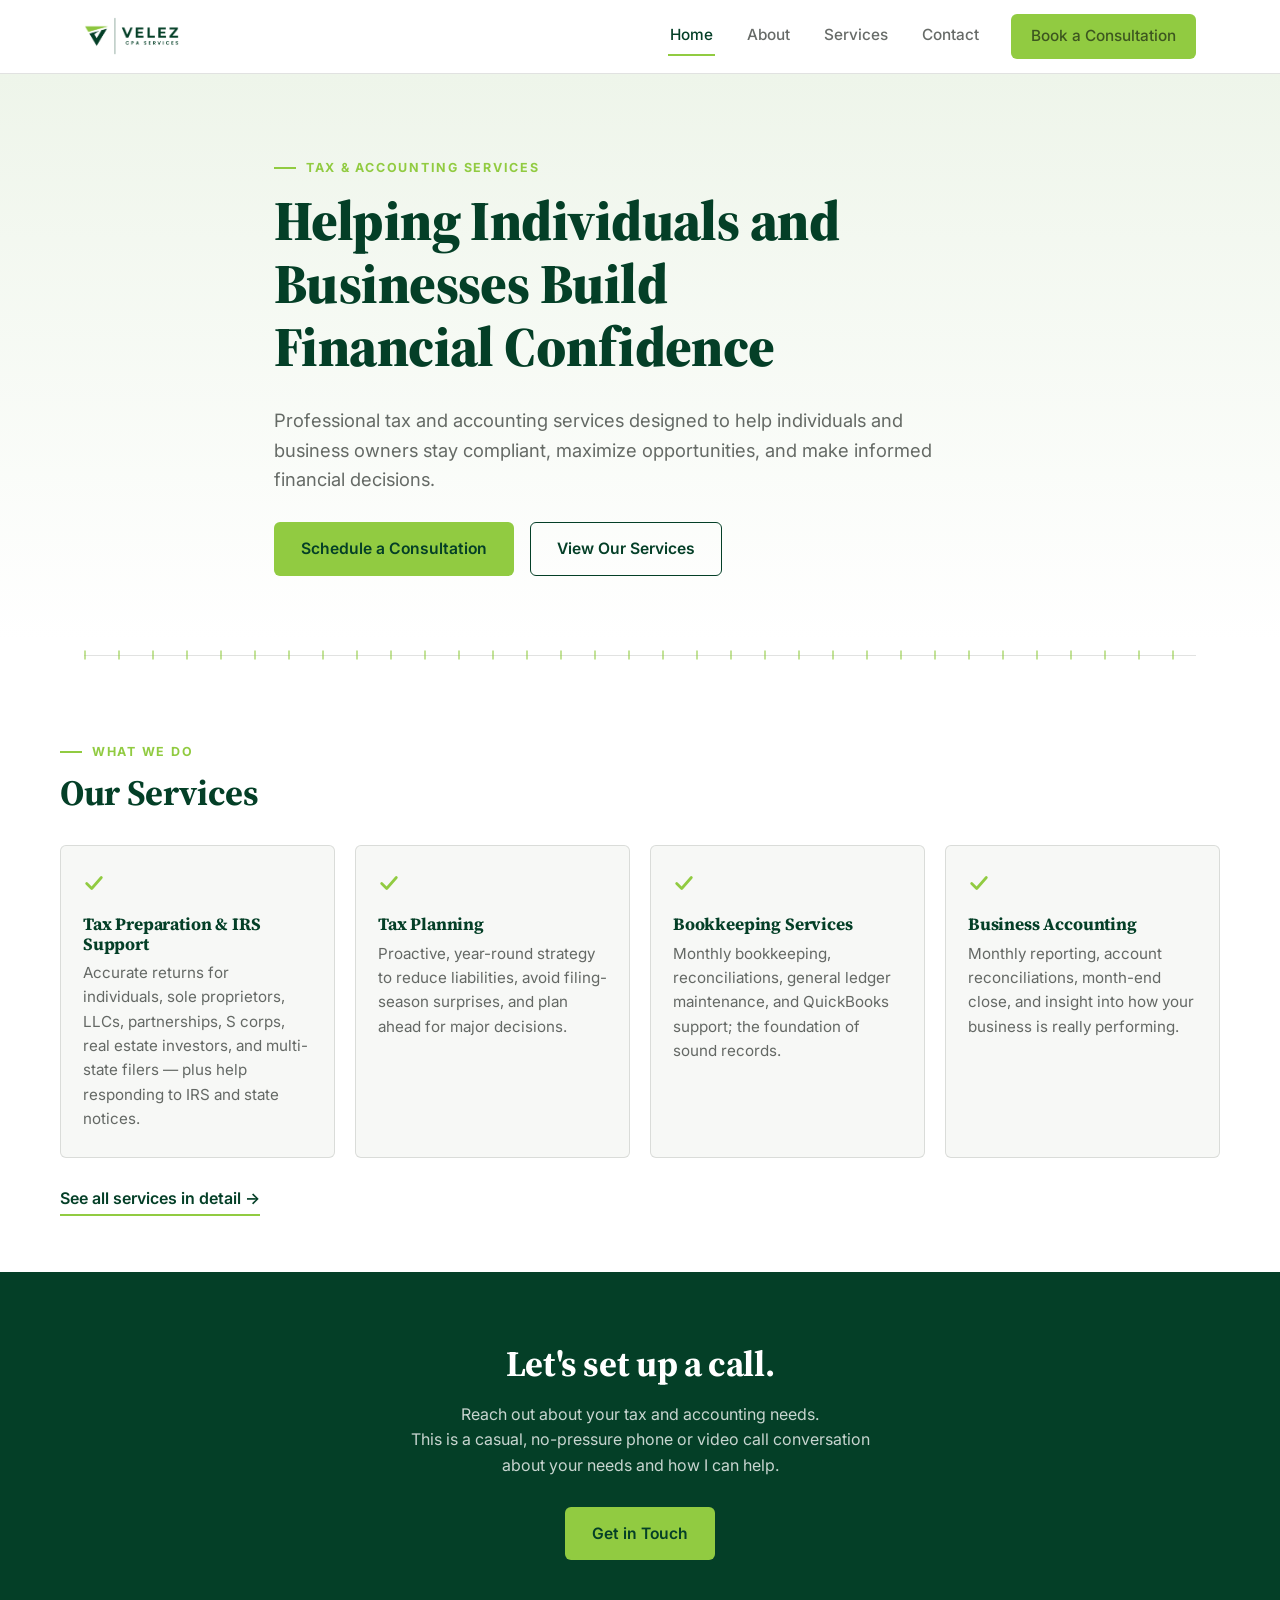
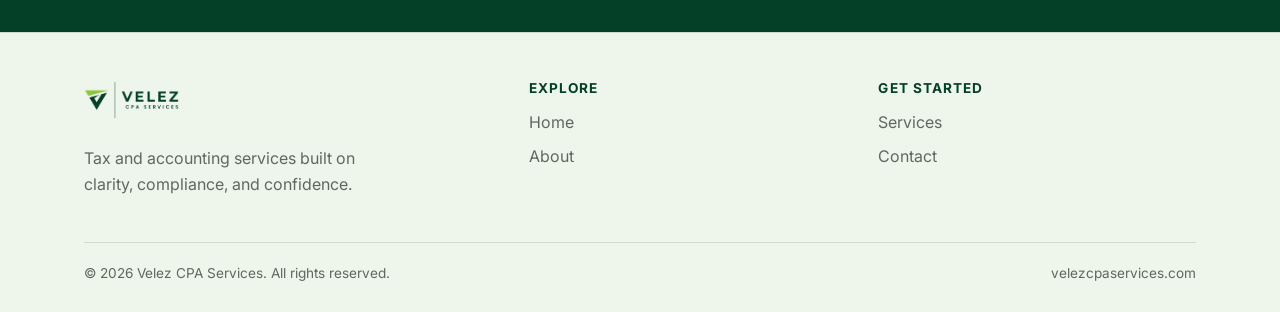
<file: index.html>
<!doctype html>
<html lang="en">
<head>
<meta charset="UTF-8" />
<meta name="viewport" content="width=device-width, initial-scale=1" />
<title>Velez CPA Services | Tax &amp; Accounting, Built on Trust</title>
<meta name="description" content="Velez CPA Services helps individuals and business owners with tax preparation, tax planning, bookkeeping, and accounting support — clear, compliant, and built to keep you ahead." />
<link rel="preconnect" href="https://fonts.googleapis.com" />
<link rel="preconnect" href="https://fonts.gstatic.com" crossorigin />
<link href="https://fonts.googleapis.com/css2?family=Source+Serif+4:wght@600;700;900&family=Inter:wght@400;500;600;700&display=swap" rel="stylesheet" />
<link rel="stylesheet" href="styles.css" />
<link rel="icon" href="favicon.ico" sizes="any" />
<link rel="apple-touch-icon" href="apple-touch-icon.png" />
</head>
<body>
<a class="skip-link" href="#main">Skip to content</a>

<header class="site-header">
  <div class="nav-wrap">
    <a href="index.html" class="logo"><img src="logo-full.png" alt="Velez CPA Services" /></a>
    <button class="nav-toggle" aria-label="Toggle menu" aria-expanded="false"></button>
    <nav class="site-nav" id="site-nav">
      <a href="index.html" class="active">Home</a>
      <a href="about.html">About</a>
      <a href="services.html">Services</a>
      <a href="contact.html">Contact</a>
      <a href="contact.html" class="btn btn-accent nav-cta">Book a Consultation</a>
    </nav>
  </div>
</header>

<main id="main">

  <section class="hero">
    <div class="container hero-inner">
      <p class="eyebrow">Tax &amp; Accounting Services</p>
      <h1>Helping Individuals and Businesses Build <span class="accent-underline">Financial Confidence</span></h1>
      <p class="lede">Professional tax and accounting services designed to help individuals and business owners stay compliant, maximize opportunities, and make informed financial decisions.</p>
      <div class="hero-actions">
        <a href="contact.html" class="btn btn-accent">Schedule a Consultation</a>
        <a href="services.html" class="btn btn-outline">View Our Services</a>
      </div>
    </div>
  </section>

  <div class="ledger-divider"></div>

  <section class="services-preview container">
    <p class="eyebrow">What We Do</p>
    <h2>Our Services</h2>
    <div class="service-grid">

      <article class="service-card reveal">
        <svg class="tick-mark" viewBox="0 0 24 24"><path d="M4 12.5 L9.5 18 L20 6"/></svg>
        <h3>Tax Preparation &amp; IRS Support</h3>
        <p>Accurate returns for individuals, sole proprietors, LLCs, partnerships, S corps, real estate investors, and multi-state filers — plus help responding to IRS and state notices.</p>
      </article>

      <article class="service-card reveal">
        <svg class="tick-mark" viewBox="0 0 24 24"><path d="M4 12.5 L9.5 18 L20 6"/></svg>
        <h3>Tax Planning</h3>
        <p>Proactive, year-round strategy to reduce liabilities, avoid filing-season surprises, and plan ahead for major decisions.</p>
      </article>

      <article class="service-card reveal">
        <svg class="tick-mark" viewBox="0 0 24 24"><path d="M4 12.5 L9.5 18 L20 6"/></svg>
        <h3>Bookkeeping Services</h3>
        <p>Monthly bookkeeping, reconciliations, general ledger maintenance, and QuickBooks support; the foundation of sound records.</p>
      </article>

      <article class="service-card reveal">
        <svg class="tick-mark" viewBox="0 0 24 24"><path d="M4 12.5 L9.5 18 L20 6"/></svg>
        <h3>Business Accounting</h3>
        <p>Monthly reporting, account reconciliations, month-end close, and insight into how your business is really performing.</p>
      </article>

    </div>
    <a href="services.html" class="link-more">See all services in detail →</a>
  </section>
  <section class="cta-band">
    <div class="container cta-inner">
      <h2>Let's set up a call.</h2>
      <p>Reach out about your tax and accounting needs. <br>This is a casual, no-pressure phone or video call conversation <br>about your needs and how I can help.</p>
      <a href="contact.html" class="btn btn-on-dark">Get in Touch</a>
    </div>
  </section>

</main>

<footer class="site-footer">
  <div class="container">
        <div class="footer-grid">
      <div class="footer-brand">
        <a href="index.html" class="logo"><img src="logo-full.png" alt="Velez CPA Services" /></a>
        <p style="max-width:32ch; margin-top:10px;">Tax and accounting services built on clarity, compliance, and confidence.</p>
      </div>
      <div>
        <h4>Explore</h4>
        <ul class="footer-links">
          <li><a href="index.html">Home</a></li>
          <li><a href="about.html">About</a></li>
        </ul>
      </div>
      <div>
        <h4>Get Started</h4>
        <ul class="footer-links">
          <li><a href="services.html">Services</a></li>
          <li><a href="contact.html">Contact</a></li>
        </ul>
      </div>
    </div>
    <div class="footer-bottom">
      <span>© <span id="year"></span> Velez CPA Services. All rights reserved.</span>
      <span>velezcpaservices.com</span>
    </div>
  </div>
</footer>

<script>document.getElementById("year").textContent = new Date().getFullYear();</script>
<script src="script.js"></script>
</body>
</html>
</file>
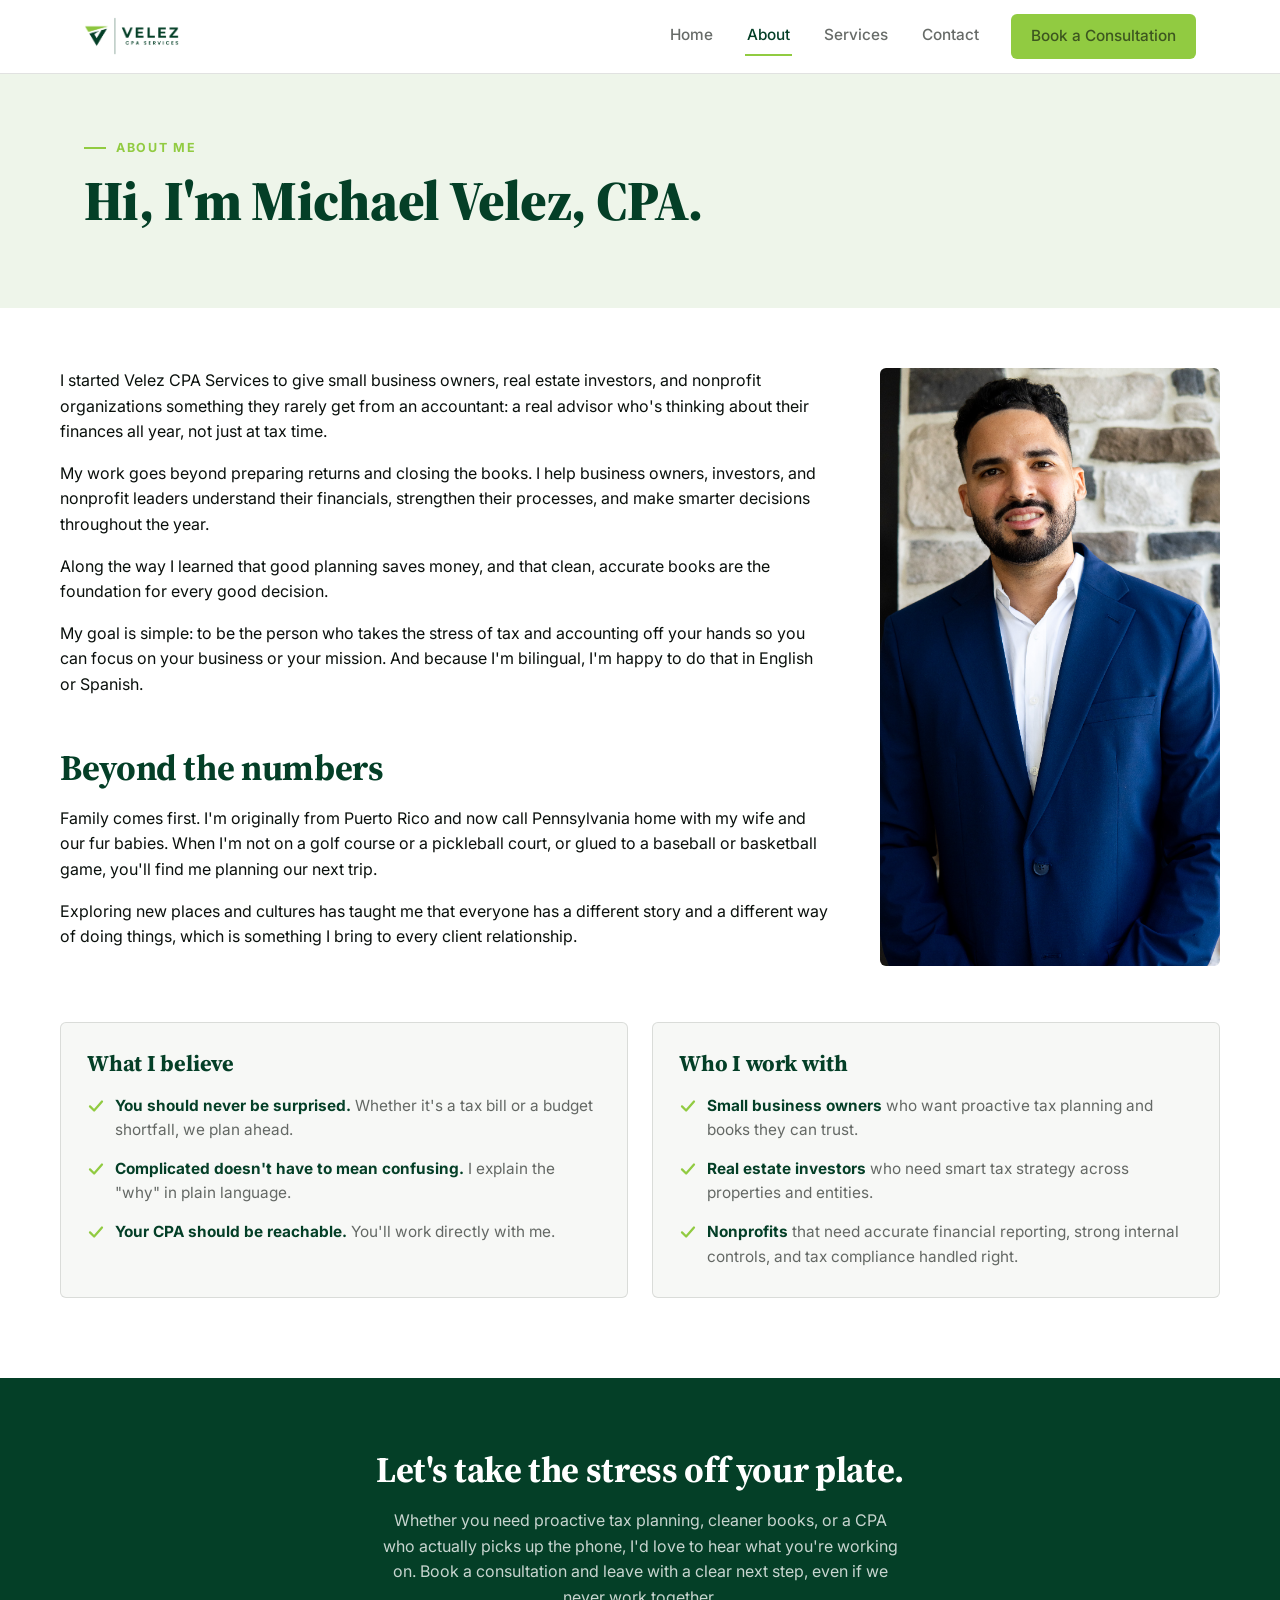
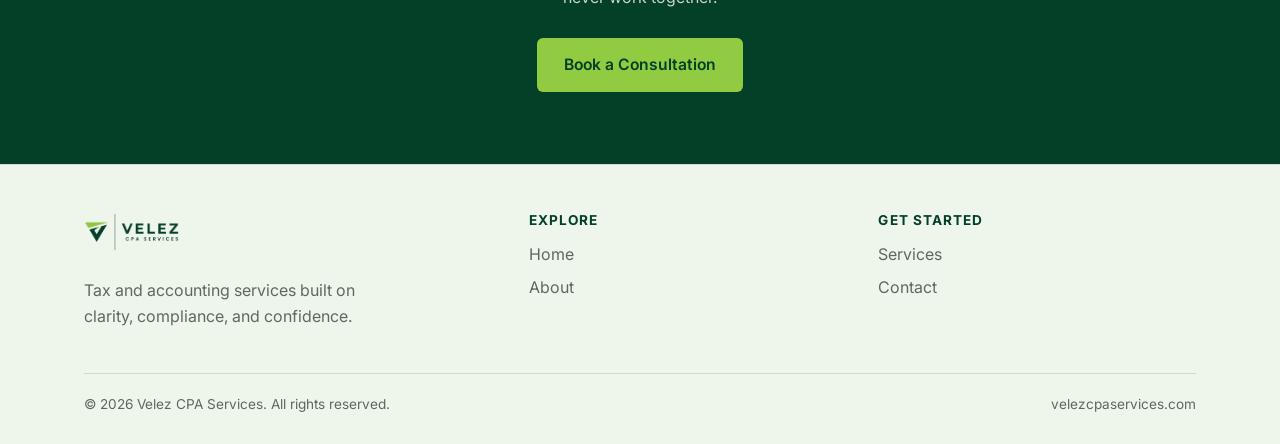
<file: about.html>
<!doctype html>
<html lang="en">
<head>
<meta charset="UTF-8" />
<meta name="viewport" content="width=device-width, initial-scale=1" />
<title>About Michael Velez | Velez CPA Services</title>
<meta name="description" content="Meet Michael Velez, CPA — a proactive advisor for small business owners, real estate investors, and nonprofits. Bilingual in English and Spanish." />
<link rel="preconnect" href="https://fonts.googleapis.com" />
<link rel="preconnect" href="https://fonts.gstatic.com" crossorigin />
<link href="https://fonts.googleapis.com/css2?family=Source+Serif+4:wght@600;700;900&family=Inter:wght@400;500;600;700&display=swap" rel="stylesheet" />
<link rel="stylesheet" href="styles.css" />
<link rel="icon" href="favicon.ico" sizes="any" />
<link rel="apple-touch-icon" href="apple-touch-icon.png" />
<style>
  .about-values { display: grid; grid-template-columns: 1fr 1fr; gap: 24px; margin-top: 56px; }
  .values-card { background: var(--mist); border: 1px solid var(--ink-faint); border-radius: var(--radius); padding: 28px 26px; }
  .values-card h2 { font-size: 1.4rem; margin-bottom: 0.8em; }
  .values-card ul { list-style: none; margin: 0; padding: 0; display: grid; gap: 14px; }
  .values-card li { display: flex; gap: 10px; align-items: flex-start; color: var(--ink-soft); font-size: 0.96rem; }
  .values-card li strong { color: var(--forest); }
  .values-card .tick-mark { width: 18px; height: 18px; margin-top: 3px; }
  .values-card .tick-mark path { stroke-dashoffset: 0; }
  .about-story h2 { margin-top: 1.4em; }
  @media (min-width: 861px) { .about-grid { grid-template-columns: 1fr 340px; align-items: stretch; } }
  .about-photo-wrap { position: relative; min-height: 320px; }
  .about-photo-wrap img { position: absolute; inset: 0; width: 100%; height: 100%; object-fit: cover; object-position: center top; border-radius: var(--radius); }
  @media (max-width: 860px) {
    .about-values { grid-template-columns: 1fr; }
    .about-photo-wrap { max-width: 320px; }
  }
</style>
</head>
<body>
<a class="skip-link" href="#main">Skip to content</a>

<header class="site-header">
  <div class="nav-wrap">
    <a href="index.html" class="logo"><img src="logo-full.png" alt="Velez CPA Services" /></a>
    <button class="nav-toggle" aria-label="Toggle menu" aria-expanded="false"></button>
    <nav class="site-nav" id="site-nav">
      <a href="index.html">Home</a>
      <a href="about.html" class="active">About</a>
      <a href="services.html">Services</a>
      <a href="contact.html">Contact</a>
      <a href="contact.html" class="btn btn-accent nav-cta">Book a Consultation</a>
    </nav>
  </div>
</header>

<main id="main">

  <section class="page-header">
    <div class="container">
      <p class="eyebrow">About Me</p>
      <h1>Hi, I'm Michael Velez, CPA.</h1>
    </div>
  </section>

  <section class="about-body container">
    <div class="about-grid">
      <div class="about-story">
        <p>I started Velez CPA Services to give small business owners, real estate investors, and nonprofit organizations something they rarely get from an accountant: a real advisor who's thinking about their finances all year, not just at tax time.</p>
        <p>My work goes beyond preparing returns and closing the books. I help business owners, investors, and nonprofit leaders understand their financials, strengthen their processes, and make smarter decisions throughout the year.</p>
        <p>Along the way I learned that good planning saves money, and that clean, accurate books are the foundation for every good decision.</p>
        <p>My goal is simple: to be the person who takes the stress of tax and accounting off your hands so you can focus on your business or your mission. And because I'm bilingual, I'm happy to do that in English or Spanish.</p>

        <h2>Beyond the numbers</h2>
        <p>Family comes first. I'm originally from Puerto Rico and now call Pennsylvania home with my wife and our fur babies. When I'm not on a golf course or a pickleball court, or glued to a baseball or basketball game, you'll find me planning our next trip.</p>
        <p>Exploring new places and cultures has taught me that everyone has a different story and a different way of doing things, which is something I bring to every client relationship.</p>
      </div>

      <div class="about-photo-wrap">
        <img src="headshot.jpg" alt="Michael Velez, CPA" />
      </div>
    </div>

    <div class="about-values">
      <div class="values-card">
        <h2>What I believe</h2>
        <ul>
          <li>
            <svg class="tick-mark" viewBox="0 0 24 24"><path d="M4 12.5 L9.5 18 L20 6"/></svg>
            <span><strong>You should never be surprised.</strong> Whether it's a tax bill or a budget shortfall, we plan ahead.</span>
          </li>
          <li>
            <svg class="tick-mark" viewBox="0 0 24 24"><path d="M4 12.5 L9.5 18 L20 6"/></svg>
            <span><strong>Complicated doesn't have to mean confusing.</strong> I explain the "why" in plain language.</span>
          </li>
          <li>
            <svg class="tick-mark" viewBox="0 0 24 24"><path d="M4 12.5 L9.5 18 L20 6"/></svg>
            <span><strong>Your CPA should be reachable.</strong> You'll work directly with me.</span>
          </li>
        </ul>
      </div>

      <div class="values-card">
        <h2>Who I work with</h2>
        <ul>
          <li>
            <svg class="tick-mark" viewBox="0 0 24 24"><path d="M4 12.5 L9.5 18 L20 6"/></svg>
            <span><strong>Small business owners</strong> who want proactive tax planning and books they can trust.</span>
          </li>
          <li>
            <svg class="tick-mark" viewBox="0 0 24 24"><path d="M4 12.5 L9.5 18 L20 6"/></svg>
            <span><strong>Real estate investors</strong> who need smart tax strategy across properties and entities.</span>
          </li>
          <li>
            <svg class="tick-mark" viewBox="0 0 24 24"><path d="M4 12.5 L9.5 18 L20 6"/></svg>
            <span><strong>Nonprofits</strong> that need accurate financial reporting, strong internal controls, and tax compliance handled right.</span>
          </li>
        </ul>
      </div>
    </div>
  </section>

  <section class="cta-band">
    <div class="container cta-inner">
      <h2>Let's take the stress off your plate.</h2>
      <p>Whether you need proactive tax planning, cleaner books, or a CPA who actually picks up the phone, I'd love to hear what you're working on. Book a consultation and leave with a clear next step, even if we never work together.</p>
      <a href="contact.html" class="btn btn-on-dark">Book a Consultation</a>
    </div>
  </section>

</main>

<footer class="site-footer">
  <div class="container">
       <div class="footer-grid">
      <div class="footer-brand">
        <a href="index.html" class="logo"><img src="logo-full.png" alt="Velez CPA Services" /></a>
        <p style="max-width:32ch; margin-top:10px;">Tax and accounting services built on clarity, compliance, and confidence.</p>
      </div>
      <div>
        <h4>Explore</h4>
        <ul class="footer-links">
          <li><a href="index.html">Home</a></li>
          <li><a href="about.html">About</a></li>
        </ul>
      </div>
      <div>
        <h4>Get Started</h4>
        <ul class="footer-links">
          <li><a href="services.html">Services</a></li>
          <li><a href="contact.html">Contact</a></li>
        </ul>
      </div>
    </div>
    <div class="footer-bottom">
      <span>© <span id="year"></span> Velez CPA Services. All rights reserved.</span>
      <span>velezcpaservices.com</span>
    </div>
  </div>
</footer>

<script>document.getElementById("year").textContent = new Date().getFullYear();</script>
<script src="script.js"></script>
</body>
</html>
</file>
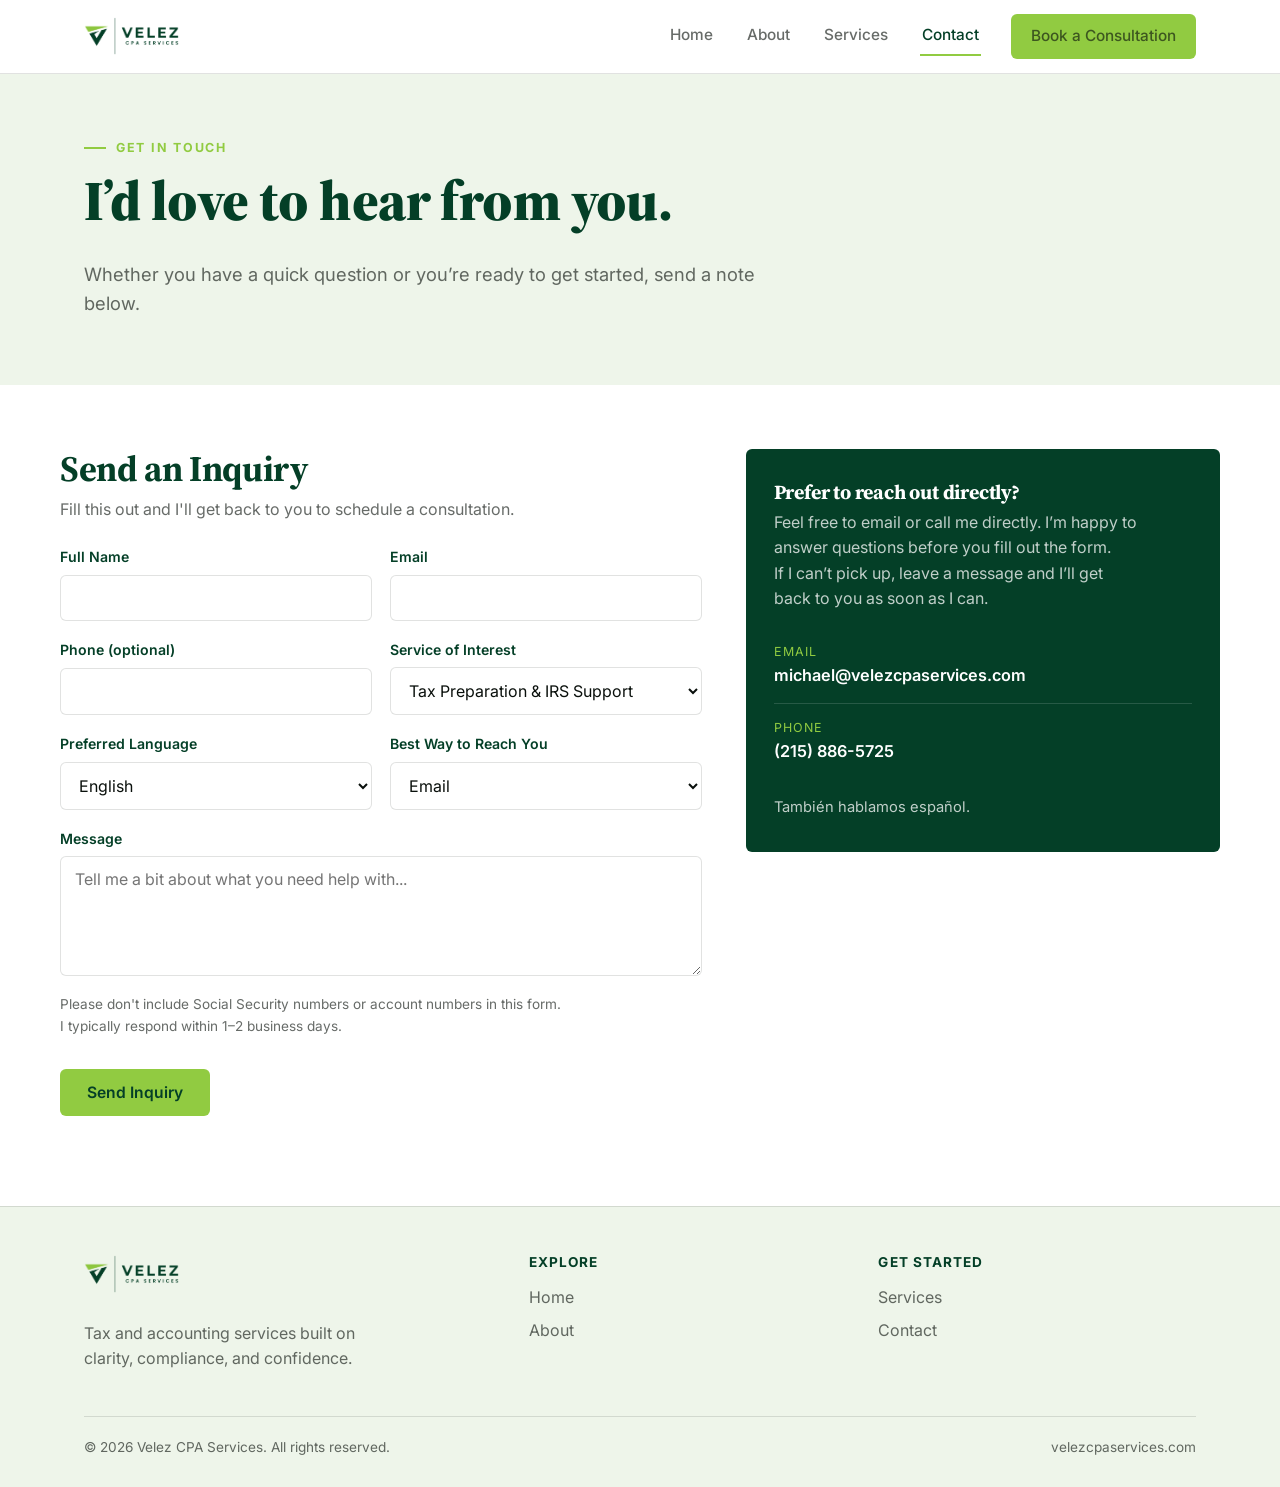
<file: contact.html>
<!doctype html>
<html lang="en">
<head>
<meta charset="UTF-8" />
<meta name="viewport" content="width=device-width, initial-scale=1" />
<title>Contact | Velez CPA Services</title>
<meta name="description" content="Get in touch with Velez CPA Services to book a consultation or send an inquiry about tax preparation, tax planning, bookkeeping, or accounting support." />
<link rel="preconnect" href="https://fonts.googleapis.com" />
<link rel="preconnect" href="https://fonts.gstatic.com" crossorigin />
<link href="https://fonts.googleapis.com/css2?family=Source+Serif+4:wght@600;700;900&family=Inter:wght@400;500;600;700&display=swap" rel="stylesheet" />
<link rel="stylesheet" href="styles.css" />
<link rel="icon" href="favicon.ico" sizes="any" />
<link rel="apple-touch-icon" href="apple-touch-icon.png" />
</head>
<body>
<a class="skip-link" href="#main">Skip to content</a>

<header class="site-header">
  <div class="nav-wrap">
    <a href="index.html" class="logo"><img src="logo-full.png" alt="Velez CPA Services" /></a>
    <button class="nav-toggle" aria-label="Toggle menu" aria-expanded="false"></button>
    <nav class="site-nav" id="site-nav">
      <a href="index.html">Home</a>
      <a href="about.html">About</a>
      <a href="services.html">Services</a>
      <a href="contact.html" class="active">Contact</a>
      <a href="contact.html" class="btn btn-accent nav-cta">Book a Consultation</a>
    </nav>
  </div>
</header>

<main id="main">

  <section class="page-header">
    <div class="container">
      <p class="eyebrow">Get In Touch</p>
      <h1>I’d love to hear from you.</h1>
      <p class="lede">Whether you have a quick question or you’re ready to get started, send a note below.</p>
    </div>
  </section>

  <section class="contact-body container">
    <div class="contact-grid">

      <div>
        <h2 style="margin-bottom:0.2em;">Send an Inquiry</h2>
        <p style="color:var(--ink-soft); margin-bottom:24px;">Fill this out and I'll get back to you to schedule a consultation.</p>

        <form id="inquiry-form" class="contact-form" action="https://formspree.io/f/mnpjlbjz" method="POST">
          <input type="hidden" name="_subject" value="New inquiry from velezcpaservices.com" />
          <input type="text" name="_gotcha" style="display:none" tabindex="-1" autocomplete="off" />

          <div class="form-row">
            <div class="field">
              <label for="name">Full Name</label>
              <input type="text" id="name" name="name" required />
            </div>
            <div class="field">
              <label for="email">Email</label>
              <input type="email" id="email" name="email" required />
            </div>
          </div>

          <div class="form-row">
            <div class="field">
              <label for="phone">Phone (optional)</label>
              <input type="tel" id="phone" name="phone" />
            </div>
            <div class="field">
              <label for="service">Service of Interest</label>
              <select id="service" name="service">
                <option value="Tax Preparation &amp; IRS Support">Tax Preparation &amp; IRS Support</option>
                <option value="Tax Planning">Tax Planning</option>
                <option value="Bookkeeping Services">Bookkeeping Services</option>
                <option value="Business Accounting">Business Accounting</option>
                <option value="Not Sure Yet">Not sure yet</option>
              </select>
            </div>
          </div>

          <div class="form-row">
            <div class="field">
              <label for="language">Preferred Language</label>
              <select id="language" name="preferred_language">
                <option value="English">English</option>
                <option value="Spanish">Español</option>
              </select>
            </div>
            <div class="field">
              <label for="contact-method">Best Way to Reach You</label>
              <select id="contact-method" name="preferred_contact">
                <option value="Email">Email</option>
                <option value="Phone">Phone</option>
              </select>
            </div>
          </div>

          <div class="field">
            <label for="message">Message</label>
            <textarea id="message" name="message" placeholder="Tell me a bit about what you need help with..." required></textarea>
          </div>

                     <p class="form-note">Please don't include Social Security numbers or account numbers in this form.<br>I typically respond within 1–2 business days.</p>

          <div id="form-status" class="form-status" role="status" aria-live="polite"></div>

          <button type="submit" class="btn btn-accent" style="justify-self:start;">Send Inquiry</button>
        </form>
      </div>

      <div>
        <div class="contact-card">
          <h3>Prefer to reach out directly?</h3>
          <p>Feel free to email or call me directly. I’m happy to answer questions before you fill out the form.<br>If I can’t pick up, leave a message and I’ll get <br>back to you as soon as I can.<br></p>

          <a class="contact-method" href="mailto:michael@velezcpaservices.com">
            <div>
              <span class="label">Email</span>
              <span class="value">michael@velezcpaservices.com</span>
            </div>
          </a>
          <a class="contact-method" href="tel:+2678865725">
            <div>
              <span class="label">Phone</span>
              <span class="value">(215) 886-5725</span>
            </div>
          </a>
          <p style="margin:18px 0 0; font-size:0.92rem;">También hablamos español.</p>
        </div>
      </div>

    </div>
  </section>

</main>

<footer class="site-footer">
  <div class="container">
       <div class="footer-grid">
      <div class="footer-brand">
        <a href="index.html" class="logo"><img src="logo-full.png" alt="Velez CPA Services" /></a>
        <p style="max-width:32ch; margin-top:10px;">Tax and accounting services built on clarity, compliance, and confidence.</p>
      </div>
      <div>
        <h4>Explore</h4>
        <ul class="footer-links">
          <li><a href="index.html">Home</a></li>
          <li><a href="about.html">About</a></li>
        </ul>
      </div>
      <div>
        <h4>Get Started</h4>
        <ul class="footer-links">
          <li><a href="services.html">Services</a></li>
          <li><a href="contact.html">Contact</a></li>
        </ul>
      </div>
    </div>
    <div class="footer-bottom">
      <span>© <span id="year"></span> Velez CPA Services. All rights reserved.</span>
      <span>velezcpaservices.com</span>
    </div>
  </div>
</footer>

<script>document.getElementById("year").textContent = new Date().getFullYear();</script>
<script src="script.js"></script>
</body>
</html>
</file>
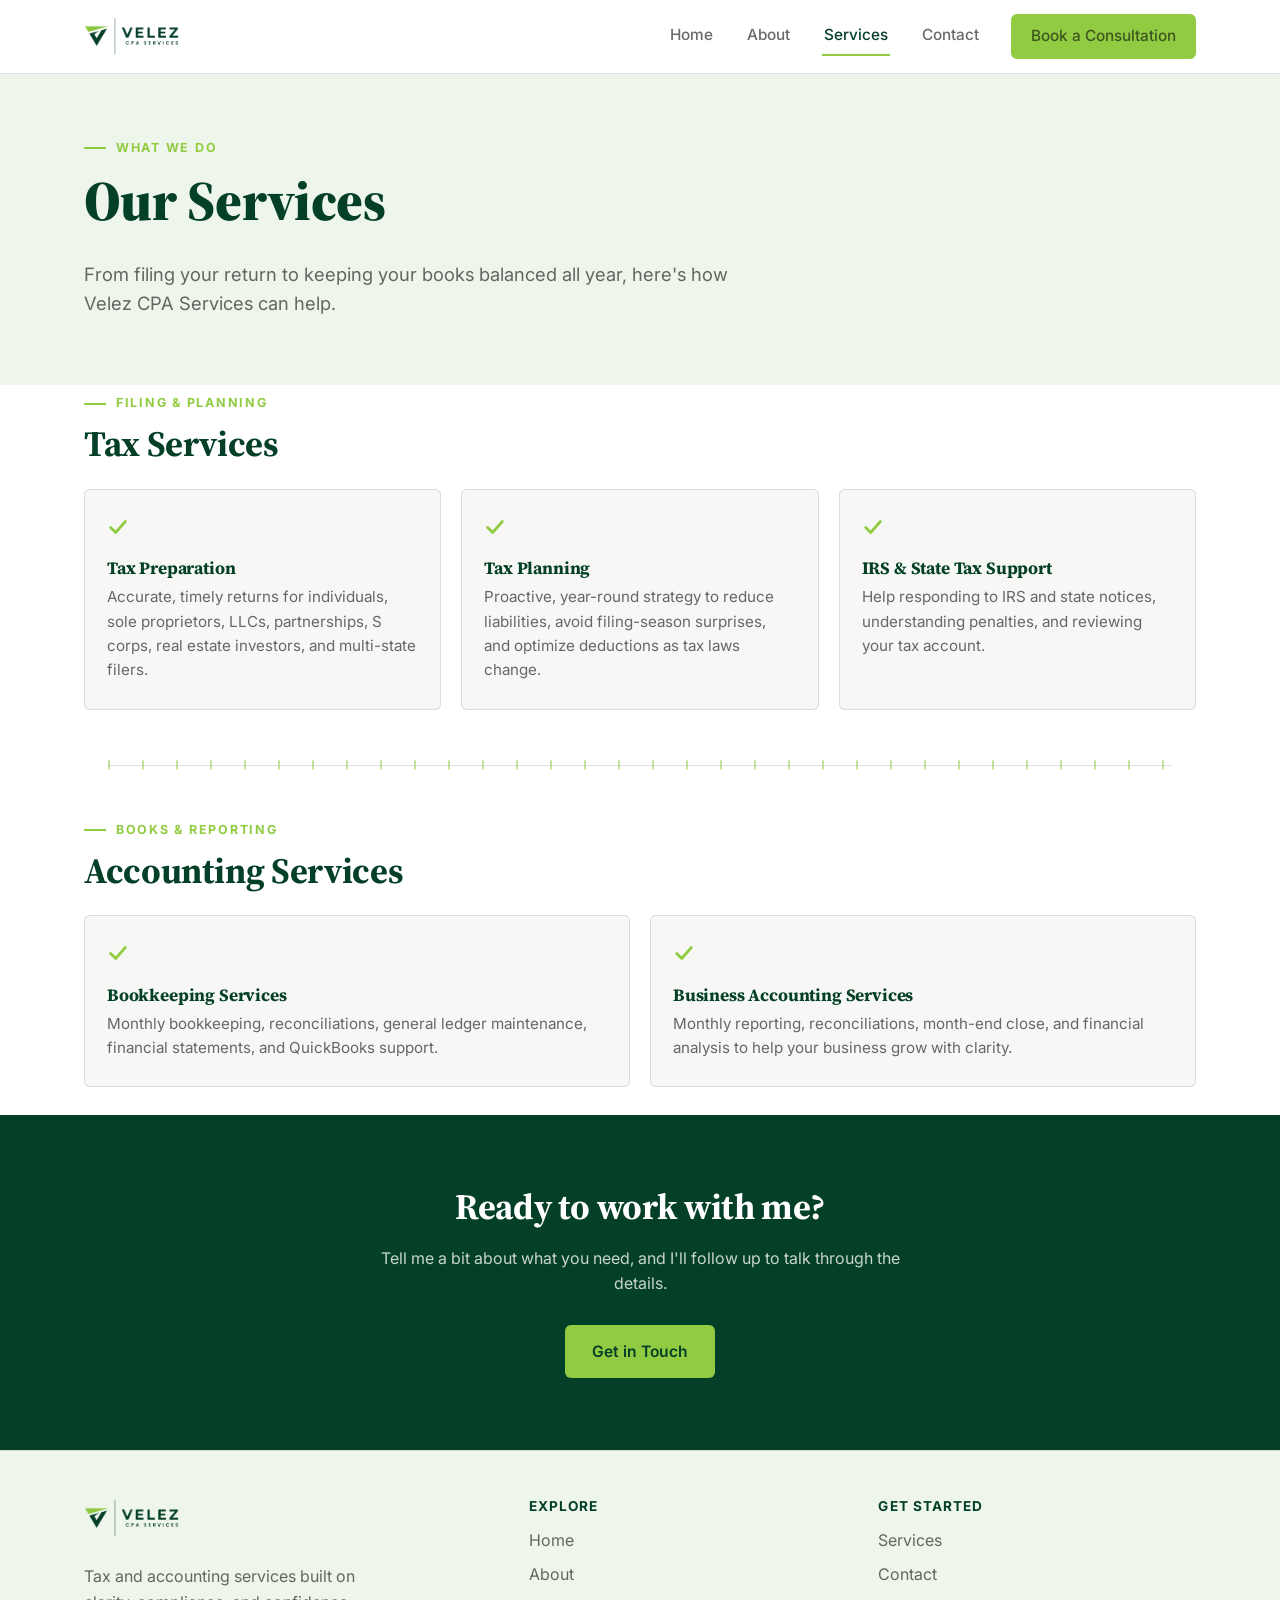
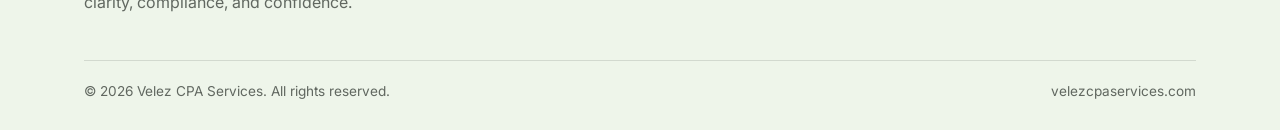
<file: services.html>
<!doctype html>
<html lang="en">
<head>
<meta charset="UTF-8" />
<meta name="viewport" content="width=device-width, initial-scale=1" />
<title>Services | Velez CPA Services</title>
<meta name="description" content="Tax preparation, tax planning, bookkeeping, business accounting, and IRS &amp; state tax support from Velez CPA Services." />
<link rel="preconnect" href="https://fonts.googleapis.com" />
<link rel="preconnect" href="https://fonts.gstatic.com" crossorigin />
<link href="https://fonts.googleapis.com/css2?family=Source+Serif+4:wght@600;700;900&family=Inter:wght@400;500;600;700&display=swap" rel="stylesheet" />
<link rel="stylesheet" href="styles.css" />
<link rel="icon" href="favicon.ico" sizes="any" />
<link rel="apple-touch-icon" href="apple-touch-icon.png" />
</head>
<body>
<a class="skip-link" href="#main">Skip to content</a>

<header class="site-header">
  <div class="nav-wrap">
    <a href="index.html" class="logo"><img src="logo-full.png" alt="Velez CPA Services" /></a>
    <button class="nav-toggle" aria-label="Toggle menu" aria-expanded="false"></button>
    <nav class="site-nav" id="site-nav">
      <a href="index.html">Home</a>
      <a href="about.html">About</a>
      <a href="services.html" class="active">Services</a>
      <a href="contact.html">Contact</a>
      <a href="contact.html" class="btn btn-accent nav-cta">Book a Consultation</a>
    </nav>
  </div>
</header>

<main id="main">

  <section class="page-header">
    <div class="container">
      <p class="eyebrow">What We Do</p>
      <h1>Our Services</h1>
      <p class="lede">From filing your return to keeping your books balanced all year, here's how Velez CPA Services can help.</p>
    </div>
  </section>
   <section class="services-list">
    <div class="container">

      <div class="services-group">
        <p class="eyebrow">Filing &amp; Planning</p>
        <h2>Tax Services</h2>
        <div class="service-grid">
          <article class="service-card reveal">
            <svg class="tick-mark" viewBox="0 0 24 24"><path d="M4 12.5 L9.5 18 L20 6"/></svg>
            <h3>Tax Preparation</h3>
            <p>Accurate, timely returns for individuals, sole proprietors, LLCs, partnerships, S corps, real estate investors, and multi-state filers.</p>
          </article>
          <article class="service-card reveal">
            <svg class="tick-mark" viewBox="0 0 24 24"><path d="M4 12.5 L9.5 18 L20 6"/></svg>
            <h3>Tax Planning</h3>
            <p>Proactive, year-round strategy to reduce liabilities, avoid filing-season surprises, and optimize deductions as tax laws change.</p>
          </article>
          <article class="service-card reveal">
            <svg class="tick-mark" viewBox="0 0 24 24"><path d="M4 12.5 L9.5 18 L20 6"/></svg>
            <h3>IRS &amp; State Tax Support</h3>
            <p>Help responding to IRS and state notices, understanding penalties, and reviewing your tax account.</p>
          </article>
        </div>
      </div>

      <div class="ledger-divider"></div>

      <div class="services-group">
        <p class="eyebrow">Books &amp; Reporting</p>
        <h2>Accounting Services</h2>
        <div class="service-grid">
          <article class="service-card reveal">
            <svg class="tick-mark" viewBox="0 0 24 24"><path d="M4 12.5 L9.5 18 L20 6"/></svg>
            <h3>Bookkeeping Services</h3>
            <p>Monthly bookkeeping, reconciliations, general ledger maintenance, financial statements, and QuickBooks support.</p>
          </article>
          <article class="service-card reveal">
            <svg class="tick-mark" viewBox="0 0 24 24"><path d="M4 12.5 L9.5 18 L20 6"/></svg>
            <h3>Business Accounting Services</h3>
            <p>Monthly reporting, reconciliations, month-end close, and financial analysis to help your business grow with clarity.</p>
          </article>
        </div>
      </div>

    </div>
  </section>

  <section class="cta-band">
    <div class="container cta-inner">
      <h2>Ready to work with me?</h2>
            <p>Tell me a bit about what you need, and I'll follow up to talk through the details.</p>
      <a href="contact.html" class="btn btn-on-dark">Get in Touch</a>
    </div>
  </section>

</main>

<footer class="site-footer">
  <div class="container">
        <div class="footer-grid">
      <div class="footer-brand">
        <a href="index.html" class="logo"><img src="logo-full.png" alt="Velez CPA Services" /></a>
        <p style="max-width:32ch; margin-top:10px;">Tax and accounting services built on clarity, compliance, and confidence.</p>
      </div>
      <div>
        <h4>Explore</h4>
        <ul class="footer-links">
          <li><a href="index.html">Home</a></li>
          <li><a href="about.html">About</a></li>
        </ul>
      </div>
      <div>
        <h4>Get Started</h4>
        <ul class="footer-links">
          <li><a href="services.html">Services</a></li>
          <li><a href="contact.html">Contact</a></li>
        </ul>
      </div>
    </div>
    <div class="footer-bottom">
      <span>© <span id="year"></span> Velez CPA Services. All rights reserved.</span>
      <span>velezcpaservices.com</span>
    </div>
  </div>
</footer>

<script>document.getElementById("year").textContent = new Date().getFullYear();</script>
<script src="script.js"></script>
</body>
</html>
</file>
<file: styles.css>
/* ============================================================
   VELEZ CPA SERVICES — design tokens
   ============================================================ */
:root {
  --ink: #0a100c;
  --paper: #ffffff;
  --forest: #043f27;
  --leaf: #91cb41;
  --sage-tint: #eef5ea;
  --mist: #f7f8f6;
  --ink-soft: rgba(10, 16, 12, 0.62);
  --ink-faint: rgba(10, 16, 12, 0.12);

  --font-display: "Source Serif 4", Georgia, serif;
  --font-body: "Inter", -apple-system, BlinkMacSystemFont, "Segoe UI", sans-serif;

  --container: 1160px;
  --radius: 6px;
  --shadow-card: 0 1px 2px rgba(10, 16, 12, 0.06), 0 8px 24px rgba(10, 16, 12, 0.05);
}

@media (prefers-reduced-motion: no-preference) {
  :root { --motion-ok: 1; }
}

* { box-sizing: border-box; }
html { scroll-behavior: smooth; }
@media (prefers-reduced-motion: reduce) { html { scroll-behavior: auto; } }

body {
  margin: 0;
  font-family: var(--font-body);
  color: var(--ink);
  background: var(--paper);
  line-height: 1.6;
  -webkit-font-smoothing: antialiased;
}

img { max-width: 100%; display: block; }
a { color: inherit; }

.container {
  max-width: var(--container);
  margin: 0 auto;
  padding: 0 24px;
}

/* ---------- Skip link ---------- */
.skip-link {
  position: absolute;
  left: -999px;
  top: 0;
  background: var(--forest);
  color: #fff;
  padding: 12px 18px;
  z-index: 200;
  border-radius: 0 0 6px 0;
}
.skip-link:focus {
  left: 0;
}

/* ---------- Focus visibility ---------- */
a:focus-visible,
button:focus-visible,
input:focus-visible,
textarea:focus-visible,
select:focus-visible {
  outline: 2px solid var(--leaf);
  outline-offset: 3px;
}

/* ============================================================
   Typography
   ============================================================ */
h1, h2, h3, h4 {
  font-family: var(--font-display);
  font-weight: 700;
  line-height: 1.12;
  margin: 0 0 0.5em;
  color: var(--forest);
  letter-spacing: -0.01em;
}

h1 { font-size: clamp(2.3rem, 4.4vw, 3.6rem); font-weight: 900; }
h2 { font-size: clamp(1.7rem, 2.8vw, 2.35rem); }
h3 { font-size: 1.25rem; }

p { margin: 0 0 1em; }
.lede { font-size: 1.15rem; color: var(--ink-soft); max-width: 56ch; }

.eyebrow {
  font-family: var(--font-body);
  font-weight: 700;
  font-size: 0.78rem;
  letter-spacing: 0.14em;
  text-transform: uppercase;
  color: var(--leaf);
  margin: 0 0 0.9em;
}
.eyebrow::before {
  content: "";
  display: inline-block;
  width: 22px;
  height: 2px;
  background: var(--leaf);
  margin-right: 10px;
  vertical-align: middle;
}

.accent-underline {
  position: relative;
  white-space: nowrap;
}
.accent-underline::after {
  content: "";
  position: absolute;
  left: 0; right: 0; bottom: 0.06em;
  height: 0.32em;
  background: var(--leaf);
  opacity: 0.45;
  z-index: -1;
  border-radius: 2px;
}

/* ============================================================
   Buttons
   ============================================================ */
.btn {
  display: inline-flex;
  align-items: center;
  gap: 8px;
  font-family: var(--font-body);
  font-weight: 600;
  font-size: 0.98rem;
  padding: 13px 26px;
  border-radius: var(--radius);
  text-decoration: none;
  border: 1.5px solid transparent;
  transition: transform 0.15s ease, background-color 0.15s ease, color 0.15s ease, border-color 0.15s ease;
  cursor: pointer;
}
.btn-accent {
  background: var(--leaf);
  color: var(--forest);
}
.btn-accent:hover { background: #a3d95c; transform: translateY(-1px); }
.btn-outline {
  background: transparent;
  color: var(--forest);
  border-color: var(--forest);
}
.btn-outline:hover { background: var(--forest); color: #fff; }
.btn-on-dark {
  background: var(--leaf);
  color: var(--forest);
}
.btn-on-dark:hover { background: #fff; }

/* ============================================================
   Header / Nav
   ============================================================ */
.site-header {
  position: sticky;
  top: 0;
  z-index: 100;
  background: var(--paper);
  border-bottom: 1px solid var(--ink-faint);
}
.nav-wrap {
  max-width: var(--container);
  margin: 0 auto;
  padding: 14px 24px;
  display: flex;
  align-items: center;
  justify-content: space-between;
  gap: 24px;
}
.logo {
  display: inline-flex;
  align-items: center;
  text-decoration: none;
  white-space: nowrap;
}
.logo img {
  height: 38px;
  width: auto;
  display: block;
}

.site-nav {
  display: flex;
  align-items: center;
  gap: 30px;
}
.site-nav a {
  color: var(--ink-soft);
  text-decoration: none;
  font-size: 0.96rem;
  font-weight: 500;
  padding: 6px 2px;
  border-bottom: 2px solid transparent;
}
.site-nav a:hover,
.site-nav a.active {
  color: var(--forest);
  border-bottom-color: var(--leaf);
}
.site-nav a.nav-cta {
  border: none;
  padding: 10px 20px;
}
.site-nav a.nav-cta:hover { border: none; }

.nav-toggle {
  display: none;
  background: none;
  border: none;
  width: 32px;
  height: 26px;
  position: relative;
  cursor: pointer;
  padding: 0;
}
.nav-toggle span,
.nav-toggle::before,
.nav-toggle::after {
  content: "";
  position: absolute;
  left: 0; right: 0;
  height: 2px;
  background: var(--forest);
  transition: transform 0.2s ease, opacity 0.2s ease;
}
.nav-toggle::before { top: 4px; }
.nav-toggle span { top: 12px; }
.nav-toggle::after { top: 20px; }
.nav-toggle[aria-expanded="true"]::before { transform: translateY(8px) rotate(45deg); }
.nav-toggle[aria-expanded="true"] span { opacity: 0; }
.nav-toggle[aria-expanded="true"]::after { transform: translateY(-8px) rotate(-45deg); }

/* ============================================================
   Ledger divider — signature ruler motif
   ============================================================ */
.ledger-divider {
  position: relative;
  height: 30px;
  max-width: var(--container);
  margin: 0 auto;
}
.ledger-divider::before {
  content: "";
  position: absolute;
  left: 24px; right: 24px; top: 50%;
  height: 1px;
  background: var(--ink-faint);
}
.ledger-divider::after {
  content: "";
  position: absolute;
  left: 24px; right: 24px; top: 50%;
  height: 9px;
  transform: translateY(-50%);
  background-image: repeating-linear-gradient(
    to right, var(--leaf) 0 2px, transparent 2px 34px
  );
  opacity: 0.55;
}

/* ============================================================
   Hero
   ============================================================ */
.hero {
  padding: 84px 0 64px;
  background: linear-gradient(180deg, var(--sage-tint) 0%, var(--paper) 100%);
}
.hero-inner { max-width: 780px; }
.hero-actions {
  display: flex;
  gap: 16px;
  flex-wrap: wrap;
  margin-top: 28px;
}

/* ============================================================
   Tick mark (signature checkmark, used on section headings & lists)
   ============================================================ */
.tick-mark {
  display: inline-block;
  width: 22px;
  height: 22px;
  flex: none;
}
.tick-mark path {
  fill: none;
  stroke: var(--leaf);
  stroke-width: 3;
  stroke-linecap: round;
  stroke-linejoin: round;
  stroke-dasharray: 30;
  stroke-dashoffset: 30;
  transition: stroke-dashoffset 0.6s ease;
}
.reveal.in-view .tick-mark path { stroke-dashoffset: 0; }
@media (prefers-reduced-motion: reduce) {
  .tick-mark path { stroke-dashoffset: 0; transition: none; }
}

.reveal {
  opacity: 0;
  transform: translateY(14px);
  transition: opacity 0.5s ease, transform 0.5s ease;
}
.reveal.in-view { opacity: 1; transform: none; }
@media (prefers-reduced-motion: reduce) {
  .reveal { opacity: 1; transform: none; transition: none; }
}

/* ============================================================
   Services preview grid (home)
   ============================================================ */
.services-preview { padding: 72px 0 56px; }
.service-grid {
  display: grid;
  grid-template-columns: repeat(auto-fit, minmax(220px, 1fr));
  gap: 20px;
  margin-top: 32px;
}
.service-card {
  background: var(--mist);
  border-radius: var(--radius);
  padding: 26px 22px;
  border: 1px solid var(--ink-faint);
}
.service-card .tick-mark { margin-bottom: 14px; }
.service-card h3 { margin-bottom: 0.4em; font-size: 1.08rem; }
.service-card p { color: var(--ink-soft); font-size: 0.95rem; margin: 0; }

.link-more {
  display: inline-block;
  margin-top: 28px;
  font-weight: 600;
  color: var(--forest);
  text-decoration: none;
  border-bottom: 2px solid var(--leaf);
  padding-bottom: 2px;
}

/* ============================================================
   About preview (home)
   ============================================================ */
.about-preview {
  padding: 64px 0;
  display: grid;
  grid-template-columns: auto 1fr;
  gap: 36px;
  align-items: center;
}
.monogram {
  width: 128px;
  height: 128px;
  border-radius: 50%;
  background: var(--forest);
  color: var(--leaf);
  font-family: var(--font-display);
  font-weight: 900;
  font-size: 2.2rem;
  display: flex;
  align-items: center;
  justify-content: center;
  flex: none;
}
.about-preview p { color: var(--ink-soft); max-width: 60ch; }

/* ============================================================
   CTA band
   ============================================================ */
.cta-band {
  background: var(--forest);
  color: #fff;
  padding: 72px 0;
  text-align: center;
}
.cta-band h2 { color: #fff; }
.cta-inner p {
  color: rgba(255, 255, 255, 0.78);
  max-width: 52ch;
  margin: 0 auto 28px;
}

/* ============================================================
   Page header (About / Services / Contact)
   ============================================================ */
.page-header {
  padding: 64px 0 48px;
  background: var(--sage-tint);
}
.page-header .lede { margin-top: 10px; }

/* ============================================================
   About page
   ============================================================ */
.about-body { padding: 60px 0 80px; }
.about-grid {
  display: grid;
  grid-template-columns: 260px 1fr;
  gap: 48px;
  align-items: start;
}
.about-photo {
  width: 100%;
  aspect-ratio: 1;
  border-radius: var(--radius);
  background: var(--forest);
  color: var(--leaf);
  font-family: var(--font-display);
  font-weight: 900;
  font-size: 3.4rem;
  display: flex;
  align-items: center;
  justify-content: center;
}

/* ---------- Image placeholder (swap for real photos) ---------- */
.photo-placeholder {
  border: 2px dashed var(--leaf);
  border-radius: var(--radius);
  background: var(--mist);
  color: var(--ink-soft);
  display: flex;
  flex-direction: column;
  align-items: center;
  justify-content: center;
  gap: 8px;
  text-align: center;
  padding: 20px;
}
.photo-placeholder svg {
  width: 34px;
  height: 34px;
  stroke: var(--leaf);
  fill: none;
  stroke-width: 1.6;
}
.photo-placeholder span {
  font-size: 0.82rem;
  font-weight: 600;
  color: var(--forest);
}
.photo-placeholder small {
  font-size: 0.76rem;
  color: var(--ink-soft);
}
.photo-placeholder.headshot {
  width: 100%;
  aspect-ratio: 1;
}
.photo-placeholder.service-photo {
  width: 100%;
  aspect-ratio: 4 / 3;
  margin-top: 18px;
}
.credentials-list {
  list-style: none;
  padding: 0;
  margin: 24px 0 0;
  display: flex;
  flex-direction: column;
  gap: 10px;
}
.credentials-list li {
  display: flex;
  gap: 10px;
  align-items: flex-start;
  color: var(--ink-soft);
  font-size: 0.95rem;
}
.placeholder-note {
  display: inline-block;
  margin-top: 18px;
  font-size: 0.85rem;
  color: var(--forest);
  background: var(--sage-tint);
  border: 1px dashed var(--leaf);
  padding: 8px 12px;
  border-radius: 4px;
}

/* ============================================================
   Services page
   ============================================================ */
.services-photo {
  margin: 0 auto;
  max-width: var(--container);
  padding: 0 24px 8px;
}
.services-photo .photo-placeholder {
  width: 100%;
  aspect-ratio: 21 / 6;
}

.services-list { padding: 8px 0 20px; }
.services-group { margin-bottom: 8px; }
.services-group + .ledger-divider { margin: 40px auto; }
.services-group .service-grid { margin-top: 24px; }
.tick-list {
  list-style: none;
  margin: 0;
  padding: 0;
  display: grid;
  gap: 10px;
}
.tick-list li {
  display: flex;
  gap: 10px;
  align-items: flex-start;
  font-size: 0.98rem;
  color: var(--ink);
}
.tick-list .tick-mark { width: 18px; height: 18px; margin-top: 2px; }
.tick-list .tick-mark path { stroke-dashoffset: 0; }

/* ============================================================
   Contact page
   ============================================================ */
.contact-body { padding: 64px 0 90px; }
.contact-grid {
  display: grid;
  grid-template-columns: 1.15fr 0.85fr;
  gap: 44px;
  align-items: start;
}
.contact-card {
  background: var(--forest);
  color: #fff;
  border-radius: var(--radius);
  padding: 32px 28px;
}
.contact-card h3 { color: #fff; margin-bottom: 0.3em; }
.contact-card p { color: rgba(255, 255, 255, 0.75); }
.contact-method {
  display: flex;
  align-items: center;
  gap: 12px;
  padding: 14px 0;
  border-top: 1px solid rgba(255, 255, 255, 0.14);
  text-decoration: none;
  color: #fff;
}
.contact-method:first-of-type { border-top: none; margin-top: 8px; }
.contact-method .label {
  display: block;
  font-size: 0.78rem;
  text-transform: uppercase;
  letter-spacing: 0.08em;
  color: var(--leaf);
}
.contact-method .value { font-weight: 600; font-size: 1.02rem; }

.contact-form {
  display: grid;
  gap: 18px;
}
.form-row {
  display: grid;
  grid-template-columns: 1fr 1fr;
  gap: 18px;
}
.field { display: grid; gap: 6px; }
.field label {
  font-size: 0.88rem;
  font-weight: 600;
  color: var(--forest);
}
.field input,
.field select,
.field textarea {
  font-family: var(--font-body);
  font-size: 1rem;
  padding: 12px 14px;
  border: 1.5px solid var(--ink-faint);
  border-radius: var(--radius);
  background: var(--paper);
  color: var(--ink);
}
.field input:focus,
.field select:focus,
.field textarea:focus {
  border-color: var(--leaf);
  outline: none;
}
.field textarea { resize: vertical; min-height: 120px; }
.form-note { font-size: 0.85rem; color: var(--ink-soft); }

.form-status {
  padding: 14px 16px;
  border-radius: var(--radius);
  font-size: 0.95rem;
  display: none;
}
.form-status.success {
  display: block;
  background: var(--sage-tint);
  color: var(--forest);
  border: 1px solid var(--leaf);
}
.form-status.error {
  display: block;
  background: #fdecea;
  color: #7a2020;
  border: 1px solid #e0a3a3;
}

/* ============================================================
   Footer
   ============================================================ */
.site-footer {
  background: var(--sage-tint);
  color: var(--ink-soft);
  padding: 48px 0 28px;
  margin-top: 0;
  border-top: 1px solid var(--ink-faint);
}
.footer-grid {
  display: grid;
  grid-template-columns: 1.3fr 1fr 1fr;
  gap: 32px;
  padding-bottom: 28px;
}
.footer-grid h4 {
  color: var(--forest);
  font-family: var(--font-body);
  font-size: 0.85rem;
  text-transform: uppercase;
  letter-spacing: 0.08em;
  margin-bottom: 14px;
}
.footer-brand .logo { display: inline-block; margin-bottom: 10px; }
.footer-links { list-style: none; padding: 0; margin: 0; display: grid; gap: 8px; }
.footer-links a { text-decoration: none; color: var(--ink-soft); }
.footer-links a:hover { color: var(--forest); }
.footer-bottom {
  border-top: 1px solid var(--ink-faint);
  padding-top: 20px;
  font-size: 0.85rem;
  display: flex;
  justify-content: space-between;
  flex-wrap: wrap;
  gap: 10px;
  color: var(--ink-soft);
}

/* ============================================================
   Responsive
   ============================================================ */
@media (max-width: 860px) {
  .services-photo .photo-placeholder { aspect-ratio: 16 / 9; }
  .about-grid { grid-template-columns: 1fr; }
  .about-photo { width: 180px; }
  .services-group .service-grid { grid-template-columns: 1fr; }
  .contact-grid { grid-template-columns: 1fr; }
  .footer-grid { grid-template-columns: 1fr 1fr; }
}

@media (max-width: 720px) {
  .nav-toggle { display: block; }
  .site-nav {
    position: absolute;
    top: 100%; left: 0; right: 0;
    background: var(--paper);
    flex-direction: column;
    align-items: flex-start;
    padding: 8px 24px 24px;
    gap: 4px;
    display: none;
    border-bottom: 1px solid var(--ink-faint);
    box-shadow: var(--shadow-card);
  }
  .site-nav.open { display: flex; }
  .site-nav a { width: 100%; padding: 12px 0; border-bottom: 1px solid var(--ink-faint); }
  .site-nav a.nav-cta { margin-top: 6px; text-align: center; }
  .about-preview { grid-template-columns: 1fr; text-align: left; }
  .form-row { grid-template-columns: 1fr; }
  .footer-grid { grid-template-columns: 1fr; }
}
</file>
